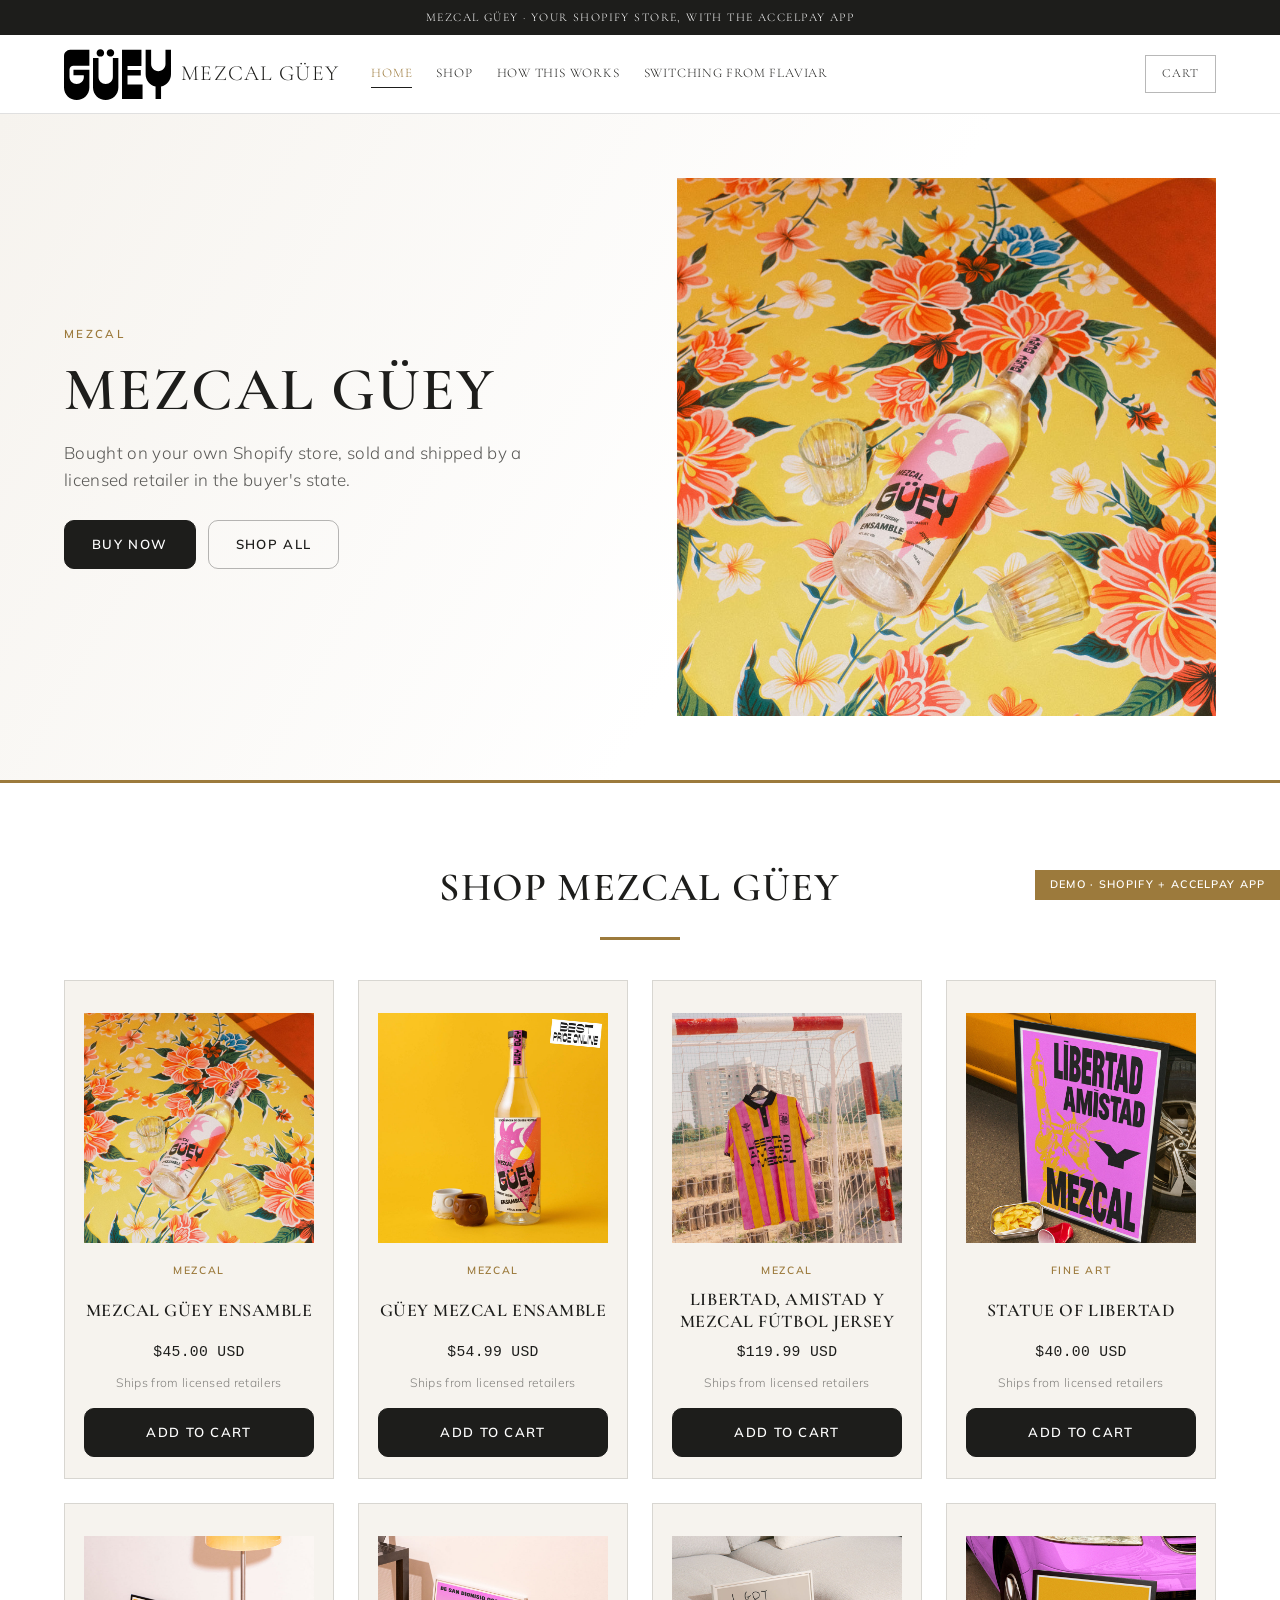
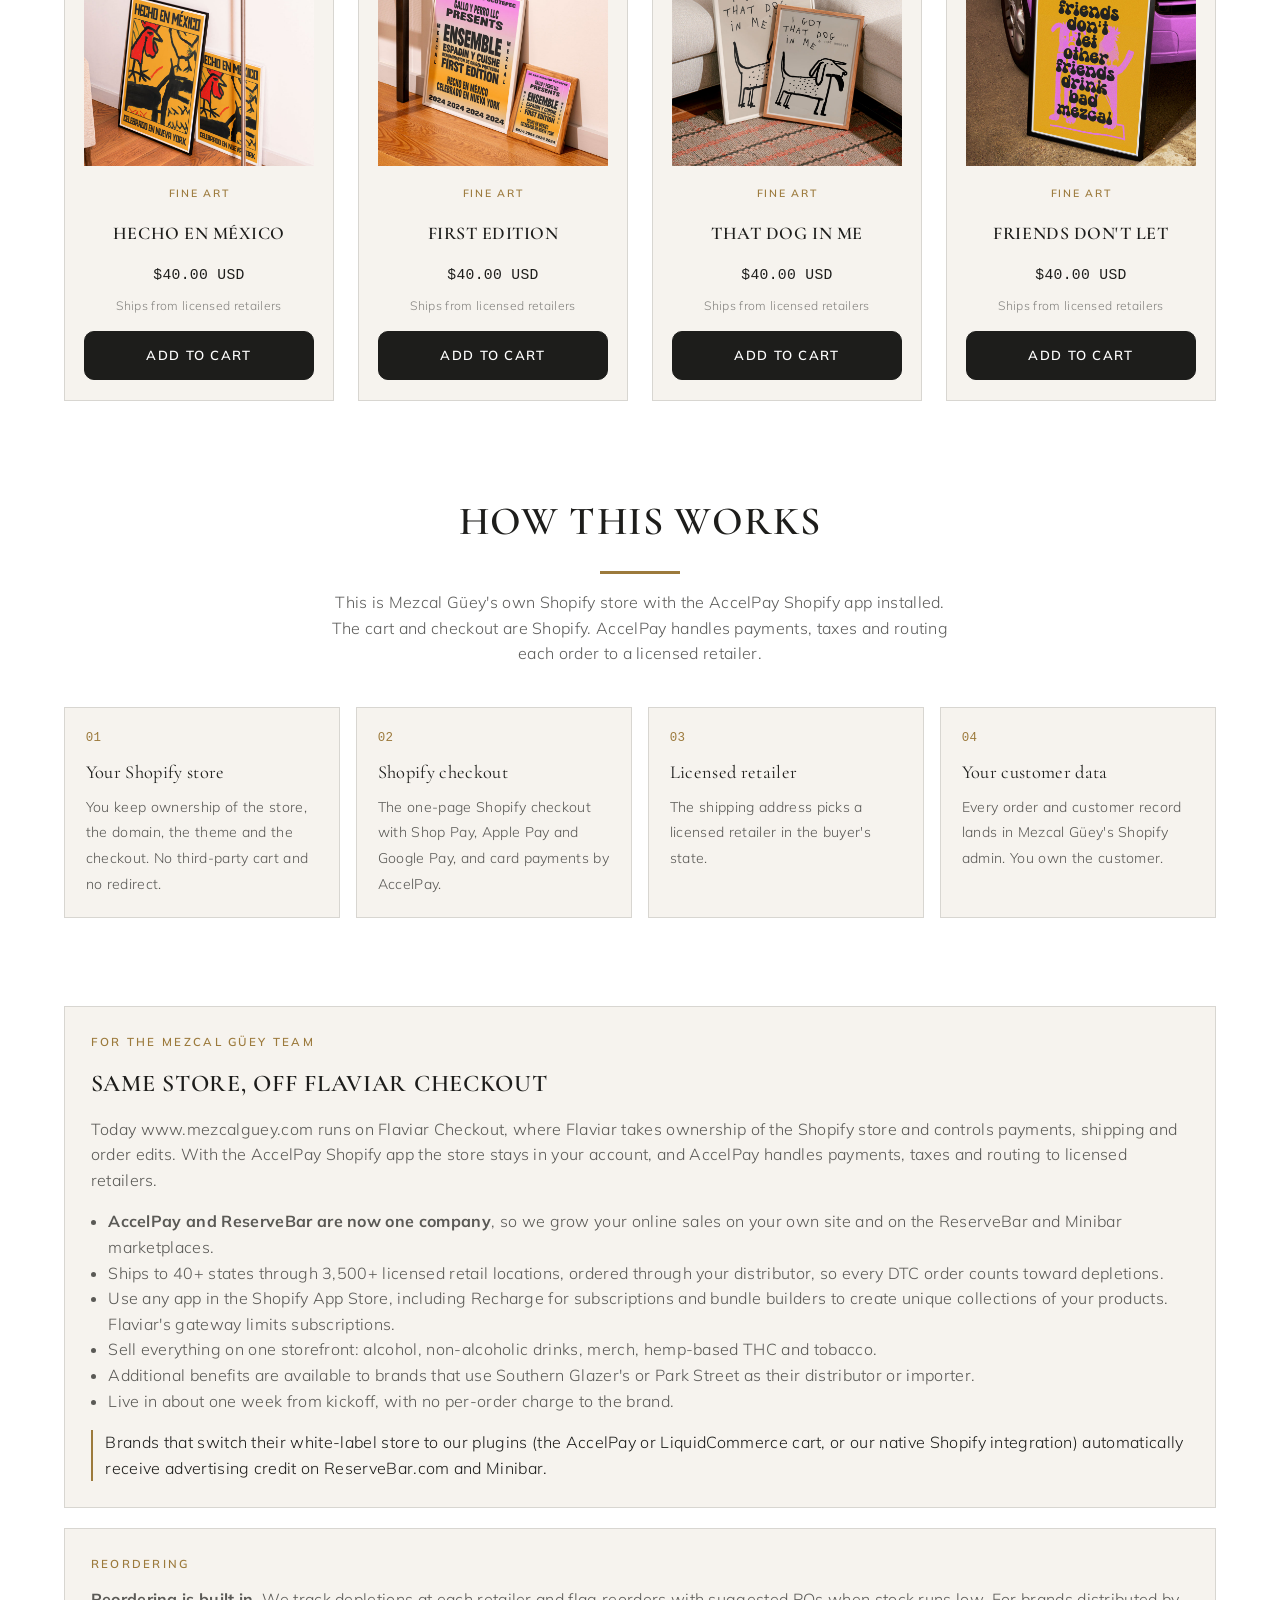
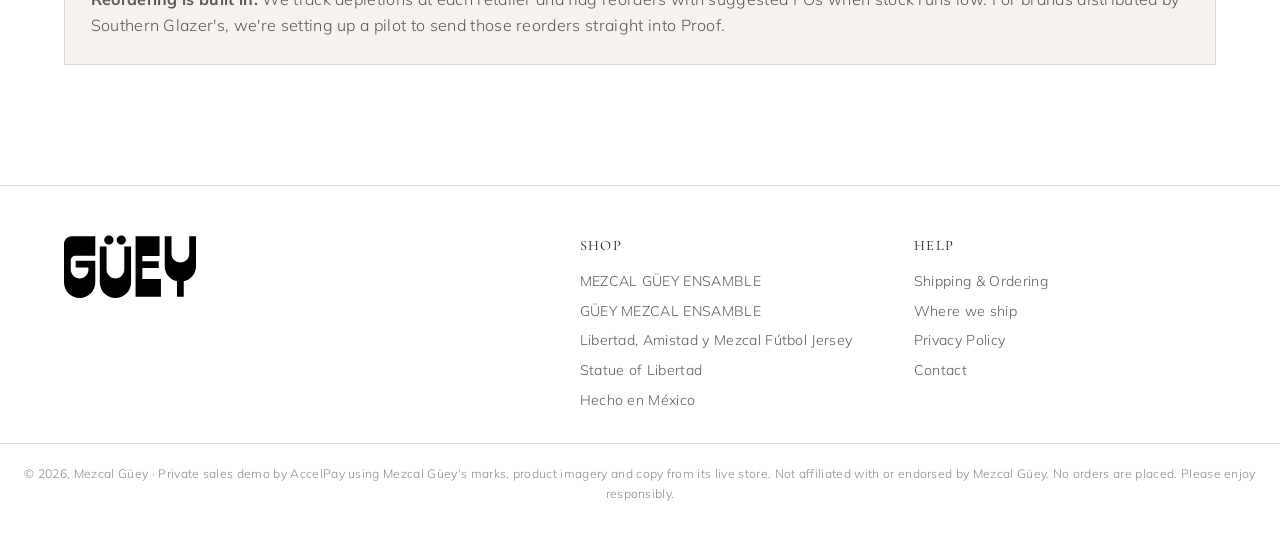
<file: index.html>
<!doctype html>
<html lang="en">
<head>
<meta charset="utf-8">
<meta name="viewport" content="width=device-width,initial-scale=1">
<title>Mezcal Güey | AccelPay demo</title>
<meta name="robots" content="noindex,nofollow">
<link rel="icon" href="assets/logo.svg">
<link rel="preconnect" href="https://fonts.googleapis.com">
<link rel="preconnect" href="https://fonts.gstatic.com" crossorigin>
<link rel="stylesheet" href="https://fonts.googleapis.com/css2?family=Cormorant+Garamond:wght@500;600;700&family=Mulish:wght@300;400;600;700&display=swap">
<link rel="stylesheet" href="styles.css?v=1">
</head>
<body>
<div class="announce">Mezcal Güey &middot; your Shopify store, with the AccelPay app</div>
<header class="top">
  <div class="hdr">
    <a href="index.html" class="brand-link"><img class="logo" src="assets/logo.svg" alt="Mezcal Güey"><span class="wordmark">Mezcal Güey</span></a>
    <nav class="main">
      <a href="index.html" aria-current="page">Home</a><a href="index.html#shop">Shop</a><a href="index.html#how">How this works</a><a href="index.html#switch">Switching from Flaviar</a>
    </nav>
    <div class="hdr-actions">
      <button class="burger" id="burger" aria-label="Menu">&#9776;</button>
      <button class="cart-pill" data-cart-toggle aria-label="Open cart">
        <span class="lbl">Cart</span>
        <span class="count" data-cart-count hidden>0</span>
      </button>
    </div>
  </div>
</header>

<section class="hero">
  <div class="hero-inner">
    <div>
      <div class="eyebrow">mezcal</div>
      <h1>Mezcal Güey</h1>
      <p> Bought on your own Shopify store, sold and shipped by a licensed retailer in the buyer's state.</p>
      <div style="display:flex;gap:.75rem;flex-wrap:wrap"><a class="btn" href="product.html?p=mezcal-guey">Buy now</a><a class="btn ghost" href="#shop">Shop all</a></div>
    </div>
    <div class="shot"><img src="assets/p-mezcal-guey.jpg" alt="MEZCAL GÜEY ENSAMBLE"></div>
  </div>
</section>

<section class="band" id="shop">
  <div class="section-head">
    <h2>Shop Mezcal Güey</h2>
    <div class="rule"></div>
    <p style="font-size:.9rem;color:var(--muted)"></p>
  </div>
  <div class="grid" id="collection-grid"></div>
</section>

<section class="band" id="how" style="padding-top:1rem">
  <div class="section-head">
    <h2>How this works</h2>
    <div class="rule"></div>
    <p>This is Mezcal Güey's own Shopify store with the AccelPay Shopify app installed. The cart and checkout are Shopify. AccelPay handles payments, taxes and routing each order to a licensed retailer.</p>
  </div>
  <div class="how">
    <div class="step"><span class="n">01</span><b>Your Shopify store</b><span>You keep ownership of the store, the domain, the theme and the checkout. No third-party cart and no redirect.</span></div>
    <div class="step"><span class="n">02</span><b>Shopify checkout</b><span>The one-page Shopify checkout with Shop Pay, Apple Pay and Google Pay, and card payments by AccelPay.</span></div>
    <div class="step"><span class="n">03</span><b>Licensed retailer</b><span>The shipping address picks a licensed retailer in the buyer's state.</span></div>
    <div class="step"><span class="n">04</span><b>Your customer data</b><span>Every order and customer record lands in Mezcal Güey's Shopify admin. You own the customer.</span></div>
  </div>
</section>

<section class="band" id="switch" style="padding-top:1rem">
  <div class="panel">
    <div class="eyebrow">For the Mezcal Güey team</div>
    <h2>Same store, off Flaviar Checkout</h2>
    <p style="margin:0 0 1rem">Today www.mezcalguey.com runs on Flaviar Checkout, where Flaviar takes ownership of the Shopify store and controls payments, shipping and order edits. With the AccelPay Shopify app the store stays in your account, and AccelPay handles payments, taxes and routing to licensed retailers.</p>
    <ul style="margin:0 0 1rem;padding-left:1.1rem"><li><b>AccelPay and ReserveBar are now one company</b>, so we grow your online sales on your own site and on the ReserveBar and Minibar marketplaces.</li><li>Ships to 40+ states through 3,500+ licensed retail locations, ordered through your distributor, so every DTC order counts toward depletions.</li><li>Use any app in the Shopify App Store, including Recharge for subscriptions and bundle builders to create unique collections of your products. Flaviar's gateway limits subscriptions.</li><li>Sell everything on one storefront: alcohol, non-alcoholic drinks, merch, hemp-based THC and tobacco.</li><li>Additional benefits are available to brands that use Southern Glazer's or Park Street as their distributor or importer.</li><li>Live in about one week from kickoff, with no per-order charge to the brand.</li></ul>
    <p class="credit">Brands that switch their white-label store to our plugins (the AccelPay or LiquidCommerce cart, or our native Shopify integration) automatically receive advertising credit on ReserveBar.com and Minibar.</p>
  </div>
  <div class="panel">
    <div class="eyebrow">Reordering</div>
    <p style="margin:0" class="reorder"><b>Reordering is built in.</b> We track depletions at each retailer and flag reorders with suggested POs when stock runs low. For brands distributed by Southern Glazer's, we're setting up a pilot to send those reorders straight into Proof.</p>
  </div>
</section>
<footer class="site">
  <div class="ft">
    <div>
      <img src="assets/logo.svg" alt="Mezcal Güey" style="height:64px;width:auto">
      <p style="font-size:.86rem;margin-top:1rem;max-width:24rem;color:var(--muted)"></p>
    </div>
    <div><h4>Shop</h4><ul><li><a href="product.html?p=mezcal-guey">MEZCAL GÜEY ENSAMBLE</a></li><li><a href="product.html?p=mezcal-ensamble">GÜEY MEZCAL ENSAMBLE</a></li><li><a href="product.html?p=libertad-amistad-y-mezcal-football-shirt">Libertad, Amistad y Mezcal Fútbol Jersey</a></li><li><a href="product.html?p=statue-of-libertad-fine-art-print">Statue of Libertad</a></li><li><a href="product.html?p=hecho-en-mexico-fine-art-print">Hecho en México</a></li></ul></div>
    <div><h4>Help</h4><ul>
      <li><a href="index.html#how">Shipping &amp; Ordering</a></li>
      <li><a href="index.html#how">Where we ship</a></li>
      <li><a href="#">Privacy Policy</a></li>
      <li><a href="#">Contact</a></li></ul></div>
  </div>
  <div class="legal-row">
    &copy; 2026, Mezcal Güey &middot; Private sales demo by AccelPay using Mezcal Güey's marks, product imagery and copy from its live store. Not affiliated with or endorsed by Mezcal Güey.
    No orders are placed. Please enjoy responsibly.
  </div>
</footer>

<div class="scrim" id="scrim"></div>
<aside class="drawer" id="drawer" aria-label="Your cart">
  <div class="dh"><h2>Your cart</h2><button class="x" id="drawer-close" aria-label="Close">&times;</button></div>
  <div class="cols"><span>Product</span><span>Total</span></div>
  <div class="items" id="drawer-items"></div>
  <div class="df" id="drawer-foot"></div>
</aside>
<div class="ribbon">Demo &middot; Shopify + AccelPay app</div>
<script src="data.js?v=1"></script>
<script src="app.js?v=1"></script>
</body>
</html>
</file>
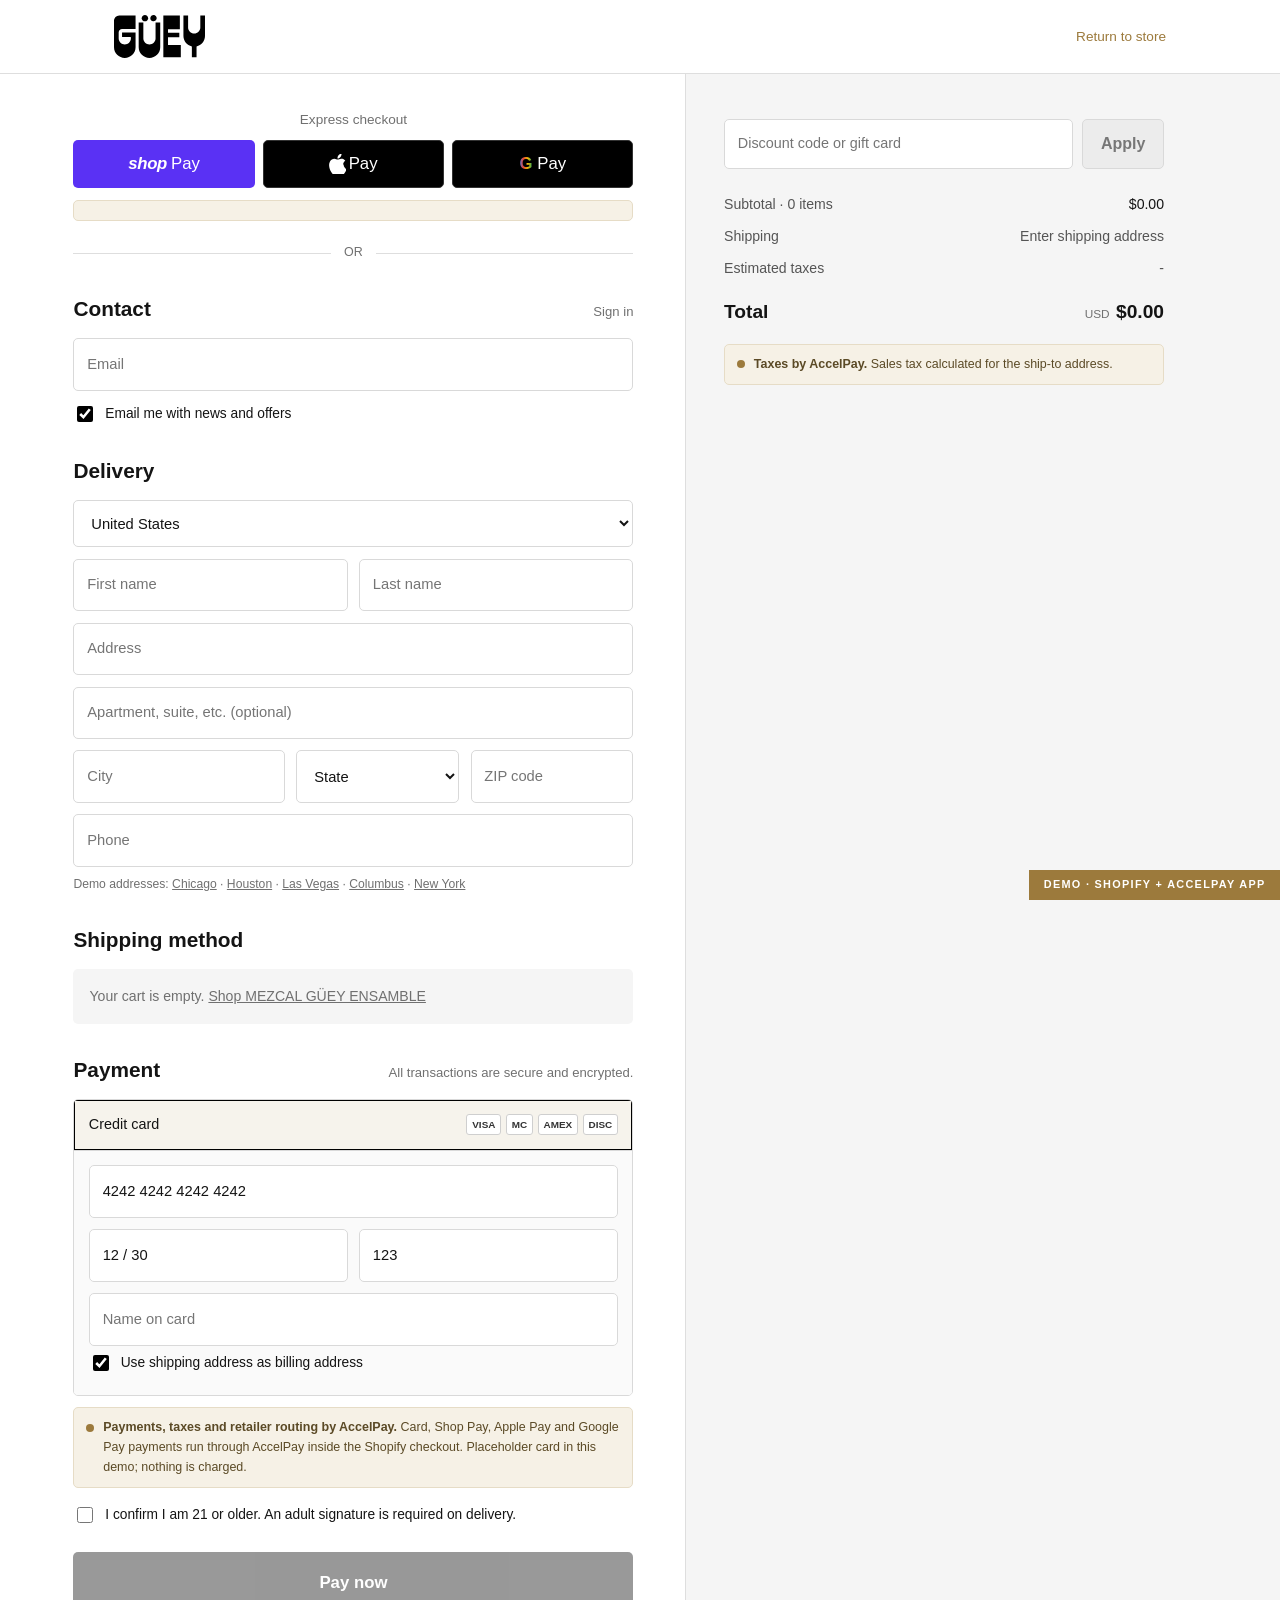
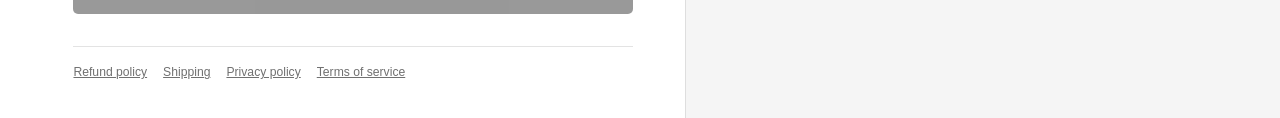
<file: checkout.html>
<!doctype html>
<html lang="en">
<head>
<meta charset="utf-8">
<meta name="viewport" content="width=device-width,initial-scale=1">
<title>Checkout | Mezcal Güey</title>
<meta name="robots" content="noindex,nofollow">
<link rel="icon" href="assets/logo.svg">
<link rel="preconnect" href="https://fonts.googleapis.com">
<link rel="preconnect" href="https://fonts.gstatic.com" crossorigin>
<link rel="stylesheet" href="https://fonts.googleapis.com/css2?family=Cormorant+Garamond:wght@500;600;700&family=Mulish:wght@300;400;600;700&display=swap">
<link rel="stylesheet" href="styles.css?v=1">
</head>
<body class="co">
<div class="co-head"><div class="in">
  <a href="index.html"><img src="assets/logo.svg" alt="Mezcal Güey"></a>
  <a class="bag" href="product.html">Return to store</a>
</div></div>

<div id="confirmed" hidden>
  <div class="thanks">
    <h1>Thank you!</h1>
    <p>This is a demo, so nothing was charged and no order was sent.</p>
    <p class="num" id="order-num"></p>
    <p id="order-by"></p>
    <p id="order-total"></p>
    <p style="font-size:.85rem">On the live store, this order and the customer record appear in Mezcal Güey's Shopify admin.</p>
    <a class="pay-btn" href="index.html" style="display:inline-block;width:auto;padding:.9rem 1.6rem;text-decoration:none">Continue shopping</a>
  </div>
</div>

<div id="checkout-view" class="checkout">
  <div class="co-left"><div class="inner">
    <form id="co-form" autocomplete="off">
      <div class="xp-title">Express checkout</div>
      <div id="xpay-top"></div>
      <div id="xpay-note" class="callout" hidden></div>
      <div class="or"><span>OR</span></div>
      <div class="co-h">Contact <small>Sign in</small></div>
      <input class="co-field" type="email" name="email" placeholder="Email" required>
      <label class="co-chk"><input type="checkbox" checked> Email me with news and offers</label>

      <div class="co-h">Delivery</div>
      <select class="co-field" aria-label="Country/Region"><option>United States</option></select>
      <div class="co-row">
        <input class="co-field" name="first" placeholder="First name" required>
        <input class="co-field" name="last" placeholder="Last name" required>
      </div>
      <input class="co-field" name="address1" placeholder="Address" required>
      <input class="co-field" name="address2" placeholder="Apartment, suite, etc. (optional)">
      <div class="co-row3">
        <input class="co-field" name="city" placeholder="City" required>
        <select class="co-field" id="state" aria-label="State" required><option value="">State</option><option value="AL">Alabama</option><option value="AK">Alaska</option><option value="AZ">Arizona</option><option value="AR">Arkansas</option><option value="CA">California</option><option value="CO">Colorado</option><option value="CT">Connecticut</option><option value="DE">Delaware</option><option value="DC">District of Columbia</option><option value="FL">Florida</option><option value="GA">Georgia</option><option value="HI">Hawaii</option><option value="ID">Idaho</option><option value="IL">Illinois</option><option value="IN">Indiana</option><option value="IA">Iowa</option><option value="KS">Kansas</option><option value="KY">Kentucky</option><option value="LA">Louisiana</option><option value="ME">Maine</option><option value="MD">Maryland</option><option value="MA">Massachusetts</option><option value="MI">Michigan</option><option value="MN">Minnesota</option><option value="MS">Mississippi</option><option value="MO">Missouri</option><option value="MT">Montana</option><option value="NE">Nebraska</option><option value="NV">Nevada</option><option value="NH">New Hampshire</option><option value="NJ">New Jersey</option><option value="NM">New Mexico</option><option value="NY">New York</option><option value="NC">North Carolina</option><option value="ND">North Dakota</option><option value="OH">Ohio</option><option value="OK">Oklahoma</option><option value="OR">Oregon</option><option value="PA">Pennsylvania</option><option value="RI">Rhode Island</option><option value="SC">South Carolina</option><option value="SD">South Dakota</option><option value="TN">Tennessee</option><option value="TX">Texas</option><option value="UT">Utah</option><option value="VT">Vermont</option><option value="VA">Virginia</option><option value="WA">Washington</option><option value="WV">West Virginia</option><option value="WI">Wisconsin</option><option value="WY">Wyoming</option></select>
        <input class="co-field" id="zip" name="zip" placeholder="ZIP code" inputmode="numeric" maxlength="5" required>
      </div>
      <input class="co-field" name="phone" placeholder="Phone" type="tel">
      <div style="font-size:.76rem;color:#707070;margin:-.2rem 0 .3rem">Demo addresses:
        <a href="#" data-fill="233 S Wacker Dr|Chicago|60606" onclick="return false">Chicago</a> &middot;
        <a href="#" data-fill="1001 Westheimer Rd|Houston|77006" onclick="return false">Houston</a> &middot;
        <a href="#" data-fill="3570 Las Vegas Blvd S|Las Vegas|89109" onclick="return false">Las Vegas</a> &middot;
        <a href="#" data-fill="411 Woody Hayes Dr|Columbus|43210" onclick="return false">Columbus</a> &middot;
        <a href="#" data-fill="350 E 13th St|New York|10009" onclick="return false">New York</a>
      </div>

      <div class="co-h">Shipping method</div>
      <div id="rates"></div>

      <div class="co-h">Payment <small>All transactions are secure and encrypted.</small></div>
      <div class="pay-box">
        <div class="ph"><span>Credit card</span><span class="cards"><span>VISA</span><span>MC</span><span>AMEX</span><span>DISC</span></span></div>
        <div class="pb">
          <input class="co-field" placeholder="Card number" value="4242 4242 4242 4242" aria-label="Card number">
          <div class="co-row">
            <input class="co-field" placeholder="Expiration date (MM / YY)" value="12 / 30" aria-label="Expiration">
            <input class="co-field" placeholder="Security code" value="123" aria-label="Security code">
          </div>
          <input class="co-field" placeholder="Name on card" aria-label="Name on card" style="margin-bottom:.3rem">
          <label class="co-chk"><input type="checkbox" checked> Use shipping address as billing address</label>
        </div>
      </div>
      <div class="callout"><span class="dot"></span><span><b>Payments, taxes and retailer routing by AccelPay.</b> Card, Shop Pay, Apple Pay and Google Pay payments run through AccelPay inside the Shopify checkout. Placeholder card in this demo; nothing is charged.</span></div>
      <label class="co-chk" style="margin-top:1rem"><input type="checkbox" required> I confirm I am 21 or older. An adult signature is required on delivery.</label>
      <button class="pay-btn" id="pay" type="submit" disabled>Pay now</button>
      <div class="co-links"><a href="#">Refund policy</a><a href="#">Shipping</a><a href="#">Privacy policy</a><a href="#">Terms of service</a></div>
    </form>
  </div></div>
  <div class="co-right"><div class="inner" id="os"></div></div>
</div>
<div class="ribbon">Demo &middot; Shopify + AccelPay app</div>
<script src="data.js?v=1"></script>
<script src="app.js?v=1"></script>
</body>
</html>
</file>
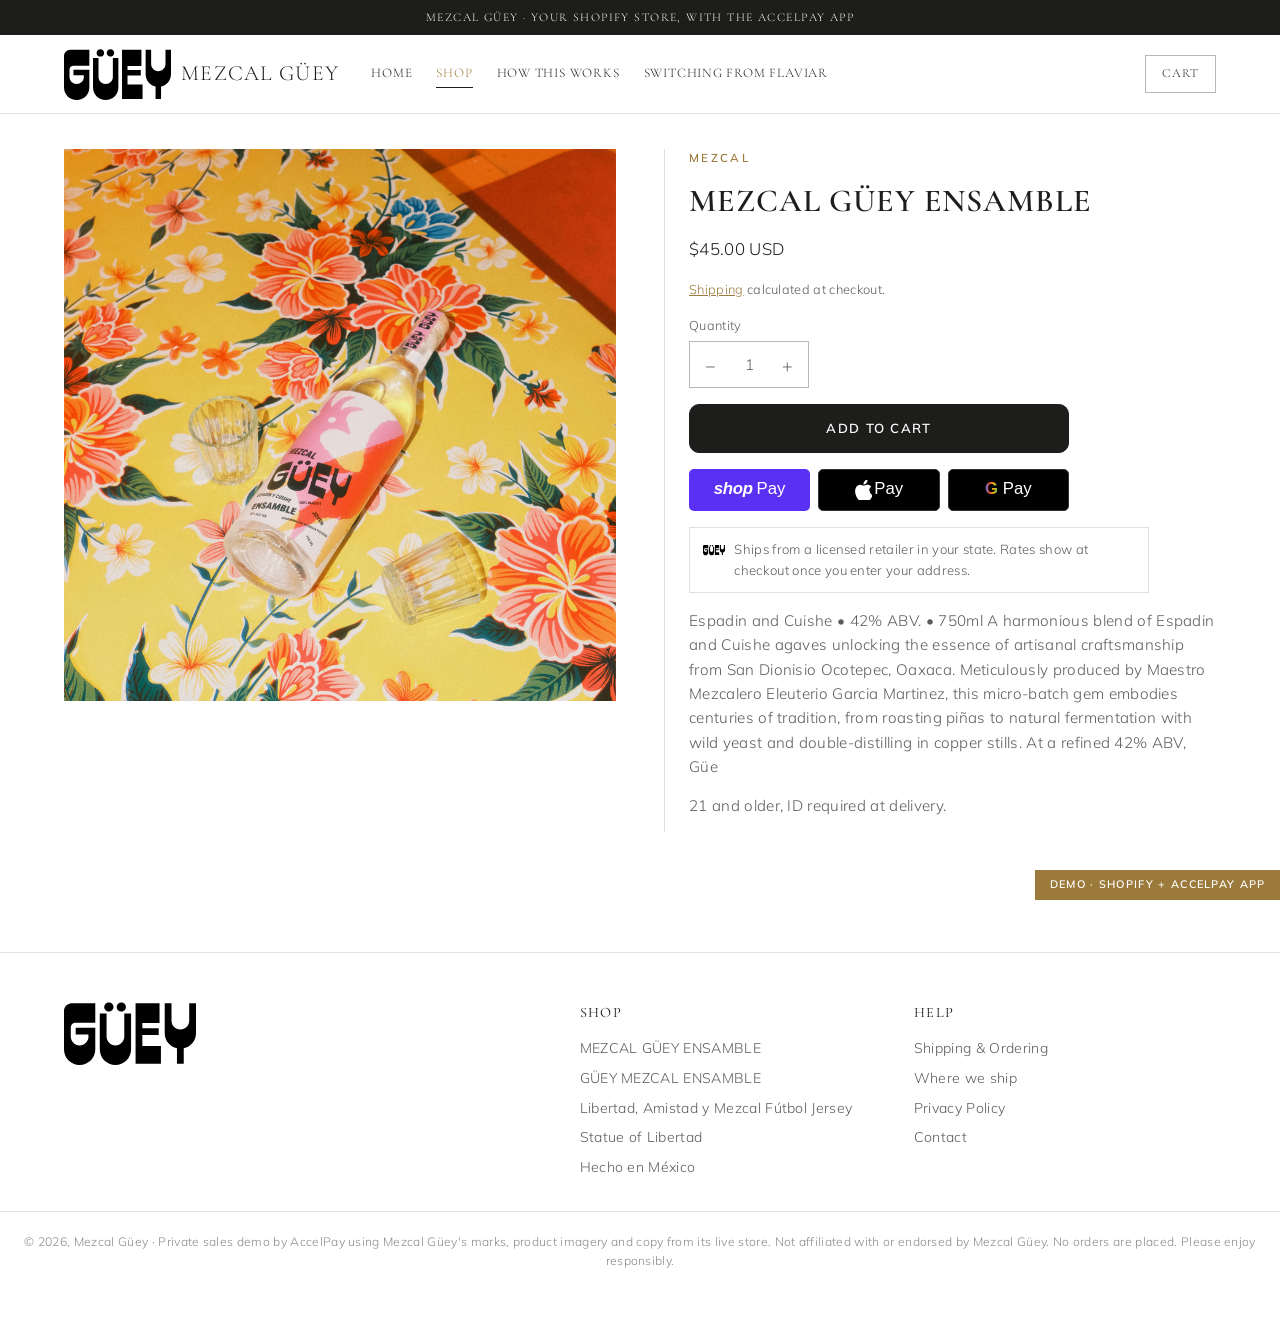
<file: product.html>
<!doctype html>
<html lang="en">
<head>
<meta charset="utf-8">
<meta name="viewport" content="width=device-width,initial-scale=1">
<title>Mezcal Güey | AccelPay demo</title>
<meta name="robots" content="noindex,nofollow">
<link rel="icon" href="assets/logo.svg">
<link rel="preconnect" href="https://fonts.googleapis.com">
<link rel="preconnect" href="https://fonts.gstatic.com" crossorigin>
<link rel="stylesheet" href="https://fonts.googleapis.com/css2?family=Cormorant+Garamond:wght@500;600;700&family=Mulish:wght@300;400;600;700&display=swap">
<link rel="stylesheet" href="styles.css?v=1">
</head>
<body>
<div class="announce">Mezcal Güey &middot; your Shopify store, with the AccelPay app</div>
<header class="top">
  <div class="hdr">
    <a href="index.html" class="brand-link"><img class="logo" src="assets/logo.svg" alt="Mezcal Güey"><span class="wordmark">Mezcal Güey</span></a>
    <nav class="main">
      <a href="index.html">Home</a><a href="index.html#shop" aria-current="page">Shop</a><a href="index.html#how">How this works</a><a href="index.html#switch">Switching from Flaviar</a>
    </nav>
    <div class="hdr-actions">
      <button class="burger" id="burger" aria-label="Menu">&#9776;</button>
      <button class="cart-pill" data-cart-toggle aria-label="Open cart">
        <span class="lbl">Cart</span>
        <span class="count" data-cart-count hidden>0</span>
      </button>
    </div>
  </div>
</header>

<main class="band" style="padding-top:2.2rem">
  <div class="pdp" id="pdp" data-handle="mezcal-guey"></div>
</main>
<script>
(function () { var p = new URLSearchParams(location.search).get('p'); if (p) document.getElementById('pdp').setAttribute('data-handle', p); })();
</script>
<footer class="site">
  <div class="ft">
    <div>
      <img src="assets/logo.svg" alt="Mezcal Güey" style="height:64px;width:auto">
      <p style="font-size:.86rem;margin-top:1rem;max-width:24rem;color:var(--muted)"></p>
    </div>
    <div><h4>Shop</h4><ul><li><a href="product.html?p=mezcal-guey">MEZCAL GÜEY ENSAMBLE</a></li><li><a href="product.html?p=mezcal-ensamble">GÜEY MEZCAL ENSAMBLE</a></li><li><a href="product.html?p=libertad-amistad-y-mezcal-football-shirt">Libertad, Amistad y Mezcal Fútbol Jersey</a></li><li><a href="product.html?p=statue-of-libertad-fine-art-print">Statue of Libertad</a></li><li><a href="product.html?p=hecho-en-mexico-fine-art-print">Hecho en México</a></li></ul></div>
    <div><h4>Help</h4><ul>
      <li><a href="index.html#how">Shipping &amp; Ordering</a></li>
      <li><a href="index.html#how">Where we ship</a></li>
      <li><a href="#">Privacy Policy</a></li>
      <li><a href="#">Contact</a></li></ul></div>
  </div>
  <div class="legal-row">
    &copy; 2026, Mezcal Güey &middot; Private sales demo by AccelPay using Mezcal Güey's marks, product imagery and copy from its live store. Not affiliated with or endorsed by Mezcal Güey.
    No orders are placed. Please enjoy responsibly.
  </div>
</footer>

<div class="scrim" id="scrim"></div>
<aside class="drawer" id="drawer" aria-label="Your cart">
  <div class="dh"><h2>Your cart</h2><button class="x" id="drawer-close" aria-label="Close">&times;</button></div>
  <div class="cols"><span>Product</span><span>Total</span></div>
  <div class="items" id="drawer-items"></div>
  <div class="df" id="drawer-foot"></div>
</aside>
<div class="ribbon">Demo &middot; Shopify + AccelPay app</div>
<script src="data.js?v=1"></script>
<script src="app.js?v=1"></script>
</body>
</html>
</file>
<file: styles.css>
/* Mezcal Güey x AccelPay demo. Base: woodsonwhiskey-accelpay-demo. */

:root {
  --black: #ffffff; --panel: #f6f3ee; --panel-2: #ece7df; --ink: #1d1d1b;
  --muted: rgba(29,29,27,.72); --muted-2: rgba(29,29,27,.52); --line: rgba(0,0,0,.12); --line-2: rgba(0,0,0,.28);
  --gold: #1d1d1b; --gold-hi: #9c7a3c; --gold-soft: rgba(0,0,0,.05); --green: #2f6b4f; --red: #c00000;
  --head: #1d1d1b; --btn-ink: #ffffff; --img-bg: #f6f3ee; --drawer-bg: #ffffff; --ann-bg: #1d1d1b; --ann-ink: #ffffff; --co-head-bg: #ffffff;
  --serif: "Cormorant Garamond", Georgia, serif; --sans: "Mulish", -apple-system, BlinkMacSystemFont, "Helvetica Neue", Arial, sans-serif;
  --mono: ui-monospace, SFMono-Regular, Menlo, monospace; --maxw: 1200px; --btn-radius: 10px;
  --cart-glyph: url("data:image/svg+xml;utf8,<svg xmlns='http://www.w3.org/2000/svg' viewBox='0 0 24 24' fill='none' stroke='black' stroke-width='2' stroke-linecap='round' stroke-linejoin='round'><path d='M6 2 3 6v14a2 2 0 0 0 2 2h14a2 2 0 0 0 2-2V6l-3-4z'/><path d='M3 6h18'/><path d='M16 10a4 4 0 0 1-8 0'/></svg>");
}

* { box-sizing: border-box; }
html { scroll-behavior: smooth; }
body {
  margin: 0; background: var(--black); color: var(--ink);
  font-family: var(--sans); font-weight: 300; font-size: 16px; line-height: 1.6;
  letter-spacing: .02em; -webkit-font-smoothing: antialiased;
}
img { max-width: 100%; display: block; }
a { color: inherit; }
button { font: inherit; cursor: pointer; color: inherit; }
:focus-visible { outline: 2px solid var(--gold); outline-offset: 2px; }

/* ---------------------------------------------------------------- header */
.announce {
  background: var(--ann-bg); color: var(--ann-ink); text-align: center;
  font-family: var(--serif); font-size: .74rem; letter-spacing: .12em;
  text-transform: uppercase; padding: .5rem 1rem;
}
header.top { position: sticky; top: 0; z-index: 60; background: var(--black); border-bottom: 1px solid var(--line); }
.hdr { max-width: var(--maxw); margin: 0 auto; padding: .8rem 1.5rem; display: flex; align-items: center; gap: 2rem; }
.hdr img.logo { height: 62px; width: auto; }
nav.main { display: flex; gap: 1.5rem; flex-wrap: wrap; }
nav.main a {
  font-family: var(--serif); font-size: .82rem; letter-spacing: .06em; text-transform: uppercase;
  text-decoration: none; color: var(--head); padding: .2rem 0; border-bottom: 1px solid transparent;
}
nav.main a:hover, nav.main a[aria-current] { color: var(--gold-hi); border-bottom-color: var(--gold); }
.hdr-actions { margin-left: auto; display: flex; align-items: center; gap: .75rem; }
.cart-pill {
  display: inline-flex; align-items: center; gap: .5rem; background: transparent;
  border: 1px solid var(--line-2); color: var(--head); padding: .5rem 1rem;
  font-family: var(--serif); font-size: .78rem; letter-spacing: .08em; text-transform: uppercase;
}
.cart-pill:hover { border-color: var(--gold); color: var(--gold-hi); }
.cart-pill .count {
  background: var(--gold); color: var(--btn-ink); min-width: 1.35rem; height: 1.35rem; border-radius: 999px;
  display: inline-grid; place-items: center; font-family: var(--mono); font-size: .7rem; padding: 0 .3rem;
}
.cart-pill .count[hidden] { display: none; }
.burger { display: none; background: none; border: none; font-size: 1.5rem; line-height: 1; color: var(--head); }

/* ---------------------------------------------------------------- type + buttons */
.eyebrow { font-family: var(--sans); font-size: .72rem; font-weight: 600; letter-spacing: .2em; text-transform: uppercase; color: var(--gold-hi); margin-bottom: .9rem; }
h1, h2, h3 { font-family: var(--serif); font-weight: 400; letter-spacing: .03em; }
.rule { width: 190px; height: 2px; margin: 1.1rem auto 0; background: linear-gradient(90deg, transparent, var(--gold), transparent); }

.btn {
  display: inline-flex; align-items: center; justify-content: center; gap: .5rem;
  background: var(--gold); color: var(--btn-ink); border: 1px solid var(--gold); border-radius: var(--btn-radius, 0);
  padding: .8rem 1.7rem; font-family: var(--sans); font-weight: 600; font-size: .82rem;
  letter-spacing: .1em; text-transform: uppercase; text-decoration: none;
}
.btn:hover { background: var(--gold-hi); border-color: var(--gold-hi); }
.btn.ghost { background: transparent; color: var(--head); border-color: var(--line-2); }
.btn.ghost:hover { border-color: var(--gold); color: var(--gold-hi); }
.btn:disabled { opacity: .4; cursor: not-allowed; }
.btn.block { width: 100%; }

/* ---------------------------------------------------------------- hero */
.hero { position: relative; overflow: hidden; border-bottom: 1px solid var(--line); }
.hero-inner { max-width: var(--maxw); margin: 0 auto; padding: 4rem 1.5rem; display: grid; grid-template-columns: 1.05fr 1fr; gap: 3rem; align-items: center; }
.hero h1 { font-size: clamp(2.3rem, 5.4vw, 3.8rem); line-height: 1.08; margin: 0 0 1rem; text-transform: uppercase; }
.hero p { color: var(--muted); font-size: 1.06rem; margin: 0 0 1.7rem; max-width: 32rem; }
.hero .shot img { width: 100%; max-height: 560px; object-fit: contain; }

/* ---------------------------------------------------------------- sections */
.band { max-width: var(--maxw); margin: 0 auto; padding: 4.5rem 1.5rem; }
.section-head { text-align: center; margin-bottom: 2.5rem; }
.section-head h2 { font-size: clamp(1.8rem, 4vw, 2.5rem); margin: 0; text-transform: uppercase; }
.section-head p { color: var(--muted); margin: 1rem auto 0; max-width: 40rem; }

.grid { display: grid; grid-template-columns: repeat(auto-fill, minmax(240px, 1fr)); gap: 1.5rem; }
.card {
  background: var(--panel); border: 1px solid var(--line); padding: 1.4rem 1.2rem 1.3rem;
  display: flex; flex-direction: column; gap: .55rem; text-align: center; text-decoration: none; color: inherit;
}
.card:hover { border-color: var(--gold); }
.card .shot { height: 250px; display: grid; place-items: center; overflow: hidden; }
.card .shot img { max-height: 250px; width: auto; object-fit: contain; }
.card h3 { font-size: 1.12rem; margin: 0; line-height: 1.25; text-transform: uppercase; min-height: 2.8rem; display: grid; place-items: center; }
.card .tag { font-size: .66rem; font-weight: 600; letter-spacing: .16em; text-transform: uppercase; color: var(--gold-hi); }
.card .price { font-family: var(--mono); font-size: .92rem; margin-top: auto; }
.card .avail { font-size: .76rem; color: var(--muted-2); }

.split { display: grid; grid-template-columns: 1fr 1fr; gap: 3rem; align-items: center; }
.split img { width: 100%; }
.split p { color: var(--muted); }

/* how it works */
.how { display: grid; grid-template-columns: repeat(4, 1fr); gap: 1rem; }
.how .step { border: 1px solid var(--line); padding: 1.3rem; background: var(--panel); }
.how .step b { display: block; font-family: var(--serif); font-weight: 400; font-size: 1.15rem; margin-bottom: .4rem; color: var(--head); }
.how .step span { font-size: .88rem; color: var(--muted); }
.how .step .n { font-family: var(--mono); color: var(--gold-hi); font-size: .78rem; display: block; margin-bottom: .6rem; }

.rb-note {
  display: flex; align-items: center; gap: .75rem; border: 1px solid var(--line); background: var(--panel);
  padding: .7rem .9rem; font-size: .84rem; color: var(--muted);
}
.rb-note b { color: var(--head); font-weight: 600; }
.rb-note a { color: var(--gold-hi); }
.rb-mark { font-family: var(--serif); font-size: .72rem; letter-spacing: .14em; text-transform: uppercase; border: 1px solid var(--gold); color: var(--gold-hi); padding: .2rem .45rem; white-space: nowrap; }

/* ---------------------------------------------------------------- product page (Shopify theme) */
.pdp { display: grid; grid-template-columns: minmax(0,1fr) minmax(0,1fr); gap: 3rem; align-items: start; }
.pdp .gallery { display: flex; flex-direction: column; gap: .8rem; min-width: 0; }
.pdp .gallery .main { background: var(--img-bg); display: grid; place-items: center; min-height: 420px; }
.pdp .gallery .main img { max-height: 560px; width: auto; object-fit: contain; }
.pdp .thumbs { display: flex; gap: .5rem; }
.pdp .thumbs button { width: 64px; height: 64px; border: 1px solid var(--line); background: var(--img-bg); padding: 3px; display: grid; place-items: center; }
.pdp .thumbs button[aria-selected="true"] { border-color: var(--gold); }
.pdp .thumbs img { max-height: 100%; width: auto; }
.pdp .info { display: flex; flex-direction: column; gap: 1rem; min-width: 0; padding-left: 1.5rem; border-left: 1px solid var(--line); }
.pdp h1 { font-size: 2rem; margin: 0; text-transform: uppercase; line-height: 1.15; }
.pdp .price { font-size: 1.05rem; }
.pdp .small { font-size: .8rem; color: var(--muted); }
.pdp .small a { color: var(--gold-hi); }
.pdp .qty-wrap { display: flex; flex-direction: column; gap: .35rem; font-size: .8rem; color: var(--muted); }
.pdp .desc p { color: var(--muted); margin: 0 0 .9rem; font-size: .95rem; }
.pdp .desc b { color: var(--head); font-weight: 600; }
.qty { display: inline-flex; align-items: center; border: 1px solid var(--line-2); width: max-content; }
.qty button { background: none; border: none; width: 2.6rem; min-height: 2.8rem; font-size: 1.1rem; }
.qty span, .qty input { font-family: var(--sans); min-width: 2.2rem; text-align: center; font-size: .95rem; }
.atc { max-width: 380px; }
.fulfil-line { display: flex; gap: .6rem; align-items: flex-start; font-size: .82rem; color: var(--muted); border: 1px solid var(--line); padding: .7rem .8rem; max-width: 460px; }
.fulfil-line img { width: 22px; height: 22px; border-radius: 5px; flex: none; }
.notice { font-size: .85rem; color: var(--muted); border-left: 2px solid var(--gold); padding: .2rem 0 .2rem .75rem; }

/* ---------------------------------------------------------------- Shopify cart drawer (Dawn-style) */
.scrim { position: fixed; inset: 0; background: rgba(0,0,0,.6); opacity: 0; pointer-events: none; transition: opacity .25s; z-index: 90; }
.scrim.on { opacity: 1; pointer-events: auto; }
.drawer { position: fixed; top: 0; right: 0; height: 100%; width: min(420px, 100%); background: var(--drawer-bg); border-left: 1px solid var(--line); z-index: 100; display: flex; flex-direction: column; transform: translateX(100%); transition: transform .28s ease; }
.drawer.on { transform: none; }
.drawer .dh { display: flex; align-items: center; justify-content: space-between; padding: 1.4rem 1.5rem 1rem; }
.drawer .dh h2 { font-size: 1.5rem; margin: 0; }
.drawer .x { background: none; border: none; font-size: 1.7rem; line-height: 1; color: var(--muted); }
.drawer .cols { display: flex; justify-content: space-between; font-size: .66rem; letter-spacing: .12em; text-transform: uppercase; color: var(--muted-2); padding: 0 1.5rem .6rem; border-bottom: 1px solid var(--line); }
.drawer .items { flex: 1; overflow-y: auto; padding: 0 1.5rem; }
.cline { display: grid; grid-template-columns: 76px minmax(0,1fr) auto; gap: 1rem; padding: 1.2rem 0; border-bottom: 1px solid var(--line); }
.cline .im { background: var(--img-bg); display: grid; place-items: center; height: 92px; }
.cline .im img { max-height: 88px; width: auto; }
.cline .nm { font-size: .92rem; line-height: 1.3; }
.cline .pr { font-size: .84rem; color: var(--muted); margin: .2rem 0 .6rem; }
.cline .qrow { display: flex; align-items: center; gap: .6rem; }
.cline .qty button { min-height: 2.2rem; width: 2.2rem; }
.cline .rm { background: none; border: none; color: var(--muted); font-size: 1rem; padding: 0; }
.cline .tot { font-size: .9rem; }
.empty { text-align: center; color: var(--muted); padding: 3rem 1rem; }
.drawer .df { border-top: 1px solid var(--line); padding: 1.2rem 1.5rem 1.5rem; display: flex; flex-direction: column; gap: .7rem; }
.drawer .df .est { display: flex; justify-content: space-between; font-size: 1rem; }
.drawer .df .small { font-size: .78rem; color: var(--muted); }

/* ---------------------------------------------------------------- Shopify one-page checkout */
body.co { background: #fff; color: #141414; font-family: -apple-system, BlinkMacSystemFont, "Segoe UI", Roboto, "Helvetica Neue", Arial, sans-serif; font-weight: 400; letter-spacing: 0; }
.co-head { border-bottom: 1px solid #dedede; background: var(--co-head-bg); }
.co-head .in { max-width: 1100px; margin: 0 auto; padding: .9rem 1.5rem; display: flex; align-items: center; justify-content: space-between; }
.co-head img { height: 54px; width: auto; }
.co-head a.bag { color: var(--gold-hi); font-size: .85rem; text-decoration: none; }
.checkout { display: grid; grid-template-columns: minmax(0,1.15fr) minmax(0,1fr); min-height: calc(100vh - 80px); }
.co-left { padding: 2.2rem clamp(1rem, 4vw, 3.5rem); min-width: 0; }
.co-left .inner { max-width: 560px; margin-left: auto; }
.co-right { background: #f5f5f5; border-left: 1px solid #dedede; padding: 2.2rem clamp(1rem, 3vw, 3rem); min-width: 0; }
.co-right .inner { max-width: 440px; position: sticky; top: 1.5rem; }
.co-h { font-size: 1.3rem; font-weight: 600; margin: 1.8rem 0 .8rem; display: flex; align-items: baseline; justify-content: space-between; gap: 1rem; }
.co-h:first-child { margin-top: 0; }
.co-h small { font-size: .82rem; font-weight: 400; color: #707070; }
.co-field { width: 100%; border: 1px solid #d9d9d9; border-radius: 5px; padding: .85rem .8rem; font: inherit; font-size: .92rem; margin-bottom: .7rem; background: #fff; color: #141414; min-width: 0; }
.co-field:focus { outline: none; border-color: #000; box-shadow: 0 0 0 1px #000; }
.co-row { display: grid; grid-template-columns: 1fr 1fr; gap: .7rem; }
.co-row3 { display: grid; grid-template-columns: 1.3fr 1fr 1fr; gap: .7rem; }
.co-chk { display: flex; gap: .55rem; align-items: center; font-size: .86rem; margin: .1rem 0 .4rem; }
.co-chk input { accent-color: #000; width: 16px; height: 16px; }
.co-empty { background: #f5f5f5; border-radius: 5px; padding: 1rem; font-size: .88rem; color: #707070; }
.rates { border: 1px solid #d9d9d9; border-radius: 5px; overflow: hidden; }
.rate { display: flex; align-items: center; gap: .8rem; padding: .95rem .9rem; border-bottom: 1px solid #d9d9d9; cursor: pointer; }
.rate:last-child { border-bottom: none; }
.rate.on { background: #f6f3ec; box-shadow: inset 0 0 0 1px #000; }
.rate input { accent-color: #000; width: 17px; height: 17px; flex: none; }
.rate .ic { width: 30px; height: 30px; border-radius: 7px; flex: none; }
.rate .t { flex: 1; min-width: 0; font-size: .9rem; }
.rate .t span { display: block; color: #707070; font-size: .8rem; margin-top: .1rem; }
.rate .p { font-size: .9rem; font-weight: 600; white-space: nowrap; }
.callout { display: flex; gap: .55rem; align-items: flex-start; font-size: .78rem; color: #5b4a26; background: #f6f1e6; border: 1px solid #e6dcc6; border-radius: 5px; padding: .6rem .75rem; margin-top: .7rem; }
.callout b { font-weight: 600; }
.callout .dot { width: 8px; height: 8px; border-radius: 50%; background: var(--gold); flex: none; margin-top: .35rem; }
.pay-box { border: 1px solid #d9d9d9; border-radius: 5px; overflow: hidden; }
.pay-box .ph { display: flex; justify-content: space-between; align-items: center; background: #f6f3ec; padding: .85rem .9rem; border-bottom: 1px solid #d9d9d9; font-size: .9rem; box-shadow: inset 0 0 0 1px #000; }
.pay-box .ph .cards { display: flex; gap: .3rem; }
.pay-box .ph .cards span { font-size: .62rem; font-weight: 700; border: 1px solid #cfcfcf; border-radius: 3px; padding: .1rem .3rem; background: #fff; color: #333; }
.pay-box .pb { padding: .9rem; background: #fafafa; }
.pay-btn { width: 100%; background: #000; color: #fff; border: none; border-radius: 5px; padding: 1.1rem; font-size: 1.05rem; font-weight: 600; margin-top: 1.2rem; }
.pay-btn:disabled { opacity: .4; cursor: not-allowed; }
.co-legal { font-size: .76rem; color: #707070; margin-top: .9rem; }
.co-links { display: flex; gap: 1rem; flex-wrap: wrap; font-size: .76rem; color: #707070; border-top: 1px solid #e3e3e3; margin-top: 2rem; padding-top: 1rem; }
.os-item { display: flex; gap: .9rem; align-items: center; padding: .4rem 0 1rem; }
.os-item .im { width: 64px; height: 64px; border: 1px solid #dedede; border-radius: 8px; background: var(--img-bg); position: relative; display: grid; place-items: center; padding: 4px; flex: none; }
.os-item .im img { max-height: 100%; width: auto; }
.os-item .im .q { position: absolute; top: -9px; right: -9px; background: #666; color: #fff; min-width: 21px; height: 21px; border-radius: 11px; font-size: .74rem; display: grid; place-items: center; padding: 0 5px; }
.os-item .nm { flex: 1; min-width: 0; font-size: .88rem; }
.os-item .nm span { display: block; color: #707070; font-size: .78rem; }
.os-item .pr { font-size: .88rem; }
.os-disc { display: flex; gap: .6rem; margin: .6rem 0 1.2rem; }
.os-disc input { flex: 1; min-width: 0; border: 1px solid #d9d9d9; border-radius: 5px; padding: .8rem; font: inherit; font-size: .9rem; }
.os-disc button { border: 1px solid #d9d9d9; background: #ececec; color: #777; border-radius: 5px; padding: 0 1.1rem; font-weight: 600; }
.os-line { display: flex; justify-content: space-between; font-size: .88rem; padding: .3rem 0; gap: 1rem; }
.os-line .m { color: #555; }
.os-line.total { font-size: 1.2rem; font-weight: 600; padding-top: .8rem; }
.os-line.total small { font-size: .74rem; color: #707070; font-weight: 400; margin-right: .4rem; }
.thanks { max-width: 600px; margin: 0 auto; padding: 4rem 1.5rem; text-align: center; }
.thanks h1 { font-size: 2rem; margin: 0 0 .5rem; font-weight: 600; font-family: inherit; letter-spacing: 0; }
.thanks p { color: #555; }
.thanks .num { font-family: var(--mono); color: #000; }

/* express checkout buttons (Shopify accelerated checkout) */
.xpay { display: grid; grid-template-columns: repeat(3, minmax(0,1fr)); gap: .5rem; }
.xpay .xb { height: 42px; border: none; border-radius: 5px; display: flex; align-items: center; justify-content: center; gap: .15rem; font-family: -apple-system, BlinkMacSystemFont, "Segoe UI", Roboto, Arial, sans-serif; font-size: 1.05rem; color: #fff; letter-spacing: 0; text-transform: none; }
.xpay.big .xb { height: 48px; }
.xpay .xb span { font-weight: 500; }
.xpay .shop { background: #5a31f4; }
.xpay .shop b { font-weight: 800; font-style: italic; letter-spacing: -.02em; margin-right: .1rem; }
.xpay .apple { background: #000; border: 1px solid #333; }
.xpay .google { background: #000; border: 1px solid #333; }
.xpay .google .g { font-weight: 700; background: linear-gradient(90deg,#4285f4,#ea4335,#fbbc05,#34a853); -webkit-background-clip: text; background-clip: text; color: transparent; margin-right: .15rem; }
.xp-title { text-align: center; font-size: .85rem; color: #707070; margin-bottom: .6rem; }
.or { display: flex; align-items: center; gap: .8rem; color: #707070; font-size: .78rem; margin: 1.4rem 0 .6rem; }
.or::before, .or::after { content: ""; flex: 1; height: 1px; background: #dedede; }

/* panel on the home page */
.panel { background: var(--panel); border: 1px solid var(--line); padding: 1.6rem; }
.panel + .panel { margin-top: 1.25rem; }
.panel h2 { margin: 0 0 .8rem; font-size: 1.5rem; text-transform: uppercase; }
.panel p, .panel li { color: var(--muted); }
.panel .credit { border-left: 2px solid var(--gold); padding-left: .8rem; margin: 0; color: var(--ink); }

/* ---------------------------------------------------------------- footer */
footer.site { border-top: 1px solid var(--line); margin-top: 3rem; }
.ft { max-width: var(--maxw); margin: 0 auto; padding: 3rem 1.5rem 2rem; display: grid; grid-template-columns: 1.6fr 1fr 1fr; gap: 2rem; }
.ft h4 { font-family: var(--serif); font-weight: 400; font-size: .9rem; letter-spacing: .1em; text-transform: uppercase; color: var(--head); margin: 0 0 .8rem; }
.ft ul { list-style: none; margin: 0; padding: 0; display: flex; flex-direction: column; gap: .45rem; font-size: .88rem; color: var(--muted); }
.ft a { text-decoration: none; }
.ft a:hover { color: var(--gold-hi); }
.legal-row { border-top: 1px solid var(--line); padding: 1.25rem 1.5rem 3rem; text-align: center; font-size: .76rem; color: var(--muted-2); }

.ribbon { position: fixed; right: 0; bottom: 0; z-index: 120; background: var(--gold); color: var(--btn-ink); font-size: .68rem; font-weight: 600; letter-spacing: .12em; text-transform: uppercase; padding: .4rem .9rem; }

/* ---------------------------------------------------------------- responsive */
@media (max-width: 960px) {
  .pdp { grid-template-columns: 1fr; gap: 1.5rem; }
  .pdp .info { padding-left: 0; border-left: 0; }
  .checkout { grid-template-columns: 1fr; }
  .co-right { border-left: 0; border-top: 1px solid #dedede; order: -1; }
  .co-left .inner, .co-right .inner { margin: 0 auto; position: static; }
  .hero-inner, .split { grid-template-columns: 1fr; gap: 2rem; }
  .how { grid-template-columns: 1fr 1fr; }
  .ft { grid-template-columns: 1fr 1fr; }
}
@media (max-width: 720px) {
  .co-row, .co-row3 { grid-template-columns: 1fr; gap: 0; }
  .pdp .gallery .main { min-height: 300px; }
  .pdp .gallery .main img { max-height: 340px; }
  .hdr { padding: .6rem 1rem; gap: .75rem; position: relative; }
  .hdr img.logo { height: 46px; }
  nav.main { display: none; }
  nav.main.open { display: flex; flex-direction: column; position: absolute; top: 100%; left: 0; right: 0; background: var(--black); border-bottom: 1px solid var(--line); padding: 1rem 1.5rem; gap: .9rem; }
  .burger { display: block; }
  .hdr-actions { margin-left: auto; }
  .cart-pill { padding: .5rem .8rem; }
  .cart-pill .lbl { display: none; }
  .cart-pill::before { content: ""; width: 1rem; height: 1rem; flex: none; background: currentColor; -webkit-mask: var(--cart-glyph) center/contain no-repeat; mask: var(--cart-glyph) center/contain no-repeat; }
  .band { padding: 3rem 1rem; }
  .hero-inner { padding: 2.5rem 1rem; }
  .how { grid-template-columns: 1fr; }
  .ft { grid-template-columns: 1fr; padding: 2.5rem 1rem 1.5rem; }
  .rb-note { flex-wrap: wrap; }
}


.brand-link { display: flex; align-items: center; gap: .6rem; text-decoration: none; }
.hdr img.logo { height: 52px; max-width: 200px; object-fit: contain; }
.wordmark { font-family: var(--serif); font-size: 1.35rem; letter-spacing: .06em; text-transform: uppercase; color: var(--head); white-space: nowrap; }
.co-head img { height: 44px; max-width: 200px; object-fit: contain; }
h1, h2, h3 { font-weight: 600; }
.hero { background: linear-gradient(120deg, var(--panel) 0%, var(--black) 60%); border-bottom: 3px solid var(--gold-hi); }
.rule { background: var(--gold-hi); height: 3px; width: 80px; }
.card .shot { background: var(--img-bg); }
.card:hover { border-color: var(--gold-hi); }
.btn:hover, .btn.ghost:hover { filter: brightness(1.15); }
.panel .credit { border-left-color: var(--gold-hi); }
.ribbon { background: var(--gold-hi); color: #fff; }
.cart-pill .count { background: var(--gold-hi); color: #fff; }
.callout .dot { background: var(--gold-hi); }
@media (max-width: 720px) { .wordmark { display: none; } }
</file>
